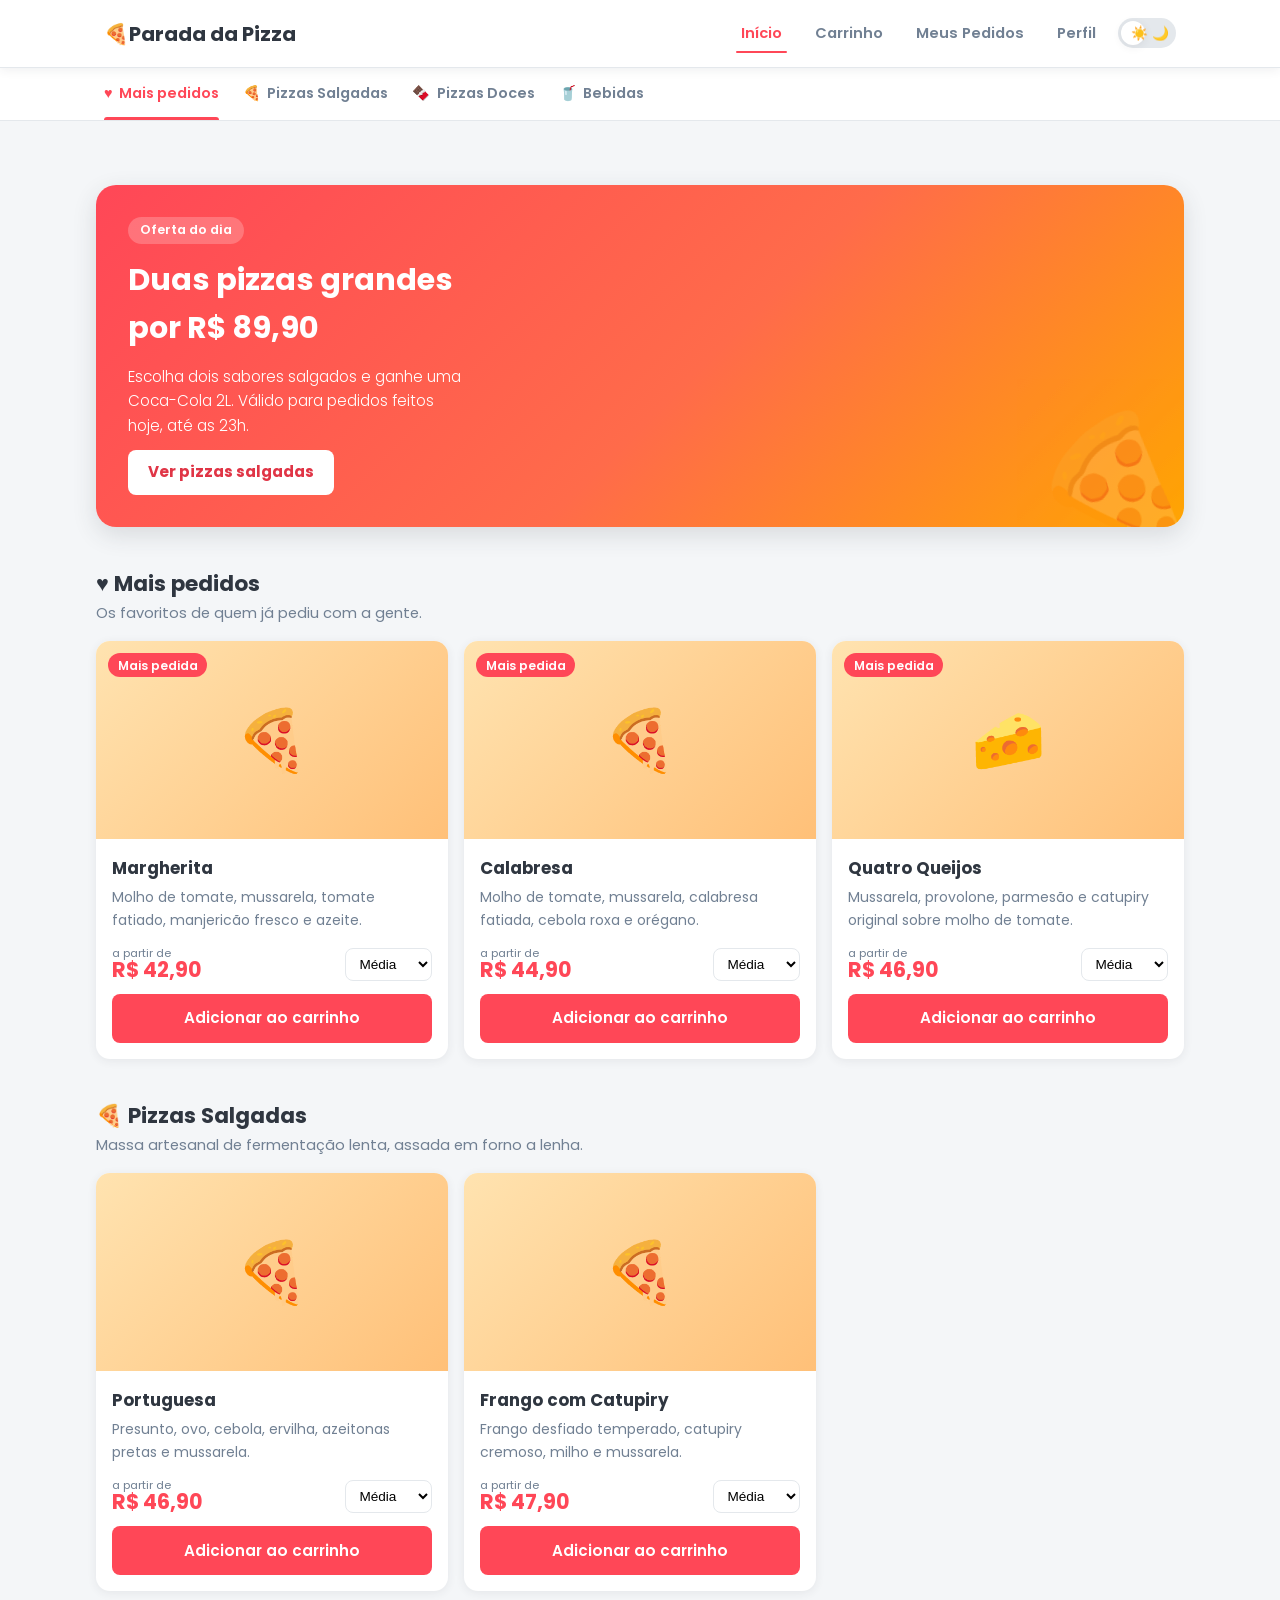
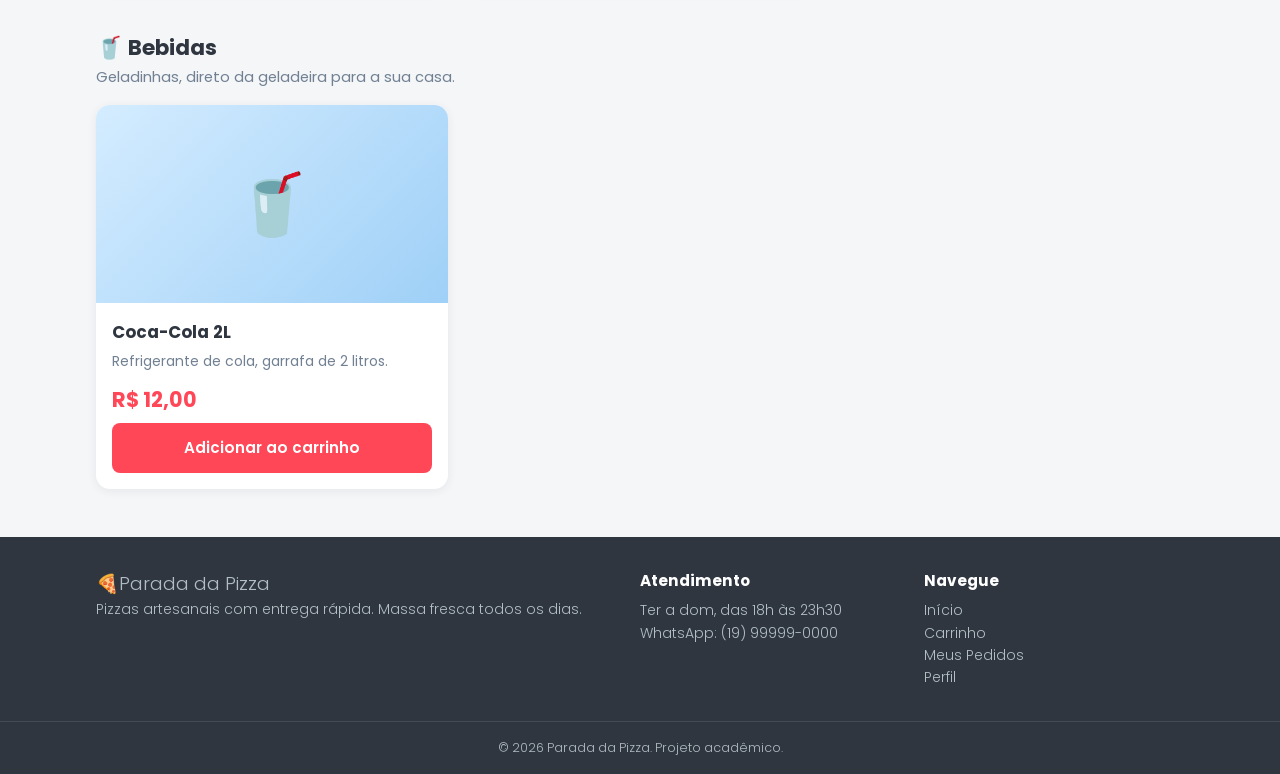
<file: Site_Pizzaria/index.html>
<!DOCTYPE html>
<html lang="pt-BR">

<head>
  <meta charset="UTF-8">
  <meta name="viewport" content="width=device-width, initial-scale=1.0">
  <meta name="description" content="Parada da Pizza - Peça sua pizza favorita com entrega rápida.">
  <title>Parada da Pizza | Cardápio</title>

  <!-- Fonte Poppins (Google Fonts) -->
  <link rel="preconnect" href="https://fonts.googleapis.com">
  <link rel="preconnect" href="https://fonts.gstatic.com" crossorigin>
  <link href="https://fonts.googleapis.com/css2?family=Poppins:wght@300;400;600;700&display=swap" rel="stylesheet">

  <!-- Estilos da aplicação -->
  <link rel="stylesheet" href="style.css">
</head>

<body>

  
  <header class="cabecalho">
    <div class="cabecalho__conteudo">
      <a class="logo" href="index.html">🍕Parada da Pizza</a>

      <nav aria-label="Menu principal">
        <ul class="menu__lista">
          <li><a class="menu__link ativo" href="index.html" aria-current="page">Início</a></li>
          <li><a class="menu__link" href="carrinho.html">Carrinho</a></li>
          <li><a class="menu__link" href="pedidos.html">Meus Pedidos</a></li>
          <li><a class="menu__link" href="perfil.html">Perfil</a></li>
          <li class="menu__tema">
            <input type="checkbox" id="tema-escuro" class="tema__input sr-only">
            <label class="tema__botao" for="tema-escuro" title="Alternar tema claro/escuro">
              <span class="sr-only">Alternar tema escuro</span>
              <span aria-hidden="true">☀️</span>
              <span aria-hidden="true">🌙</span>
            </label>
          </li>
        </ul>
      </nav>
    </div>
  </header>

  
  <nav class="categorias" aria-label="Categorias do cardápio">
    <ul class="categorias__lista">
      <li><a class="categorias__link ativo" href="#mais-pedidos"><span aria-hidden="true">♥</span> Mais pedidos</a></li>
      <li><a class="categorias__link" href="#pizzas-salgadas"><span aria-hidden="true">🍕</span> Pizzas Salgadas</a>
      </li>
      <li><a class="categorias__link" href="#pizzas-doces"><span aria-hidden="true">🍫</span> Pizzas Doces</a></li>
      <li><a class="categorias__link" href="#bebidas"><span aria-hidden="true">🥤</span> Bebidas</a></li>
    </ul>
  </nav>

 
  <main class="conteudo">

    <!-- BANNER PROMOCIONAL -->
    <section class="banner" aria-labelledby="banner-titulo">
      <span class="banner__selo">Oferta do dia</span>
      <h1 class="banner__titulo" id="banner-titulo">Duas pizzas grandes por R$ 89,90</h1>
      <p class="banner__texto">
        Escolha dois sabores salgados e ganhe uma Coca-Cola 2L. Válido para pedidos feitos hoje, até as 23h.
      </p>
      <a class="banner__cta" href="#pizzas-salgadas">Ver pizzas salgadas</a>
    </section>

    <!-- SEÇÃO: MAIS PEDIDOS -->
    <section class="secao" id="mais-pedidos" aria-labelledby="titulo-mais-pedidos">
      <h2 class="secao__titulo" id="titulo-mais-pedidos">♥ Mais pedidos</h2>
      <p class="secao__subtitulo">Os favoritos de quem já pediu com a gente.</p>

      <div class="produtos-grid">
        <!-- Produto 1 -->
        <article class="produto-card">
          <div class="produto-card__foto" role="img" aria-label="Foto ilustrativa da pizza Margherita">
            <span aria-hidden="true">🍕</span>
            <span class="produto-card__selo">Mais pedida</span>
          </div>
          <div class="produto-card__corpo">
            <h3 class="produto-card__nome">Margherita</h3>
            <p class="produto-card__descricao">Molho de tomate, mussarela, tomate fatiado, manjericão fresco e azeite.
            </p>

            <form class="produto-card__form" action="carrinho.html" method="get">
              <input type="hidden" name="produto_id" value="1">
              <div class="produto-card__linha">
                <p class="produto-card__preco"><small>a partir de</small>R$ 42,90</p>
                <label class="sr-only" for="tam-1">Tamanho</label>
                <select class="select-compacto" id="tam-1" name="tamanho">
                  <option value="media">Média</option>
                  <option value="grande">Grande</option>
                  <option value="familia">Família</option>
                </select>
              </div>
              <button type="submit" class="btn btn--primario btn--bloco">Adicionar ao carrinho</button>
            </form>
          </div>
        </article>

        <!-- Produto 2 -->
        <article class="produto-card">
          <div class="produto-card__foto" role="img" aria-label="Foto ilustrativa da pizza Calabresa">
            <span aria-hidden="true">🍕</span>
            <span class="produto-card__selo">Mais pedida</span>
          </div>
          <div class="produto-card__corpo">
            <h3 class="produto-card__nome">Calabresa</h3>
            <p class="produto-card__descricao">Molho de tomate, mussarela, calabresa fatiada, cebola roxa e orégano.</p>

            <form class="produto-card__form" action="carrinho.html" method="get">
              <input type="hidden" name="produto_id" value="2">
              <div class="produto-card__linha">
                <p class="produto-card__preco"><small>a partir de</small>R$ 44,90</p>
                <label class="sr-only" for="tam-2">Tamanho</label>
                <select class="select-compacto" id="tam-2" name="tamanho">
                  <option value="media">Média</option>
                  <option value="grande">Grande</option>
                  <option value="familia">Família</option>
                </select>
              </div>
              <button type="submit" class="btn btn--primario btn--bloco">Adicionar ao carrinho</button>
            </form>
          </div>
        </article>

        <!-- Produto 3 -->
        <article class="produto-card">
          <div class="produto-card__foto" role="img" aria-label="Foto ilustrativa da pizza Quatro Queijos">
            <span aria-hidden="true">🧀</span>
            <span class="produto-card__selo">Mais pedida</span>
          </div>
          <div class="produto-card__corpo">
            <h3 class="produto-card__nome">Quatro Queijos</h3>
            <p class="produto-card__descricao">Mussarela, provolone, parmesão e catupiry original sobre molho de tomate.
            </p>

            <form class="produto-card__form" action="carrinho.html" method="get">
              <input type="hidden" name="produto_id" value="3">
              <div class="produto-card__linha">
                <p class="produto-card__preco"><small>a partir de</small>R$ 46,90</p>
                <label class="sr-only" for="tam-3">Tamanho</label>
                <select class="select-compacto" id="tam-3" name="tamanho">
                  <option value="media">Média</option>
                  <option value="grande">Grande</option>
                  <option value="familia">Família</option>
                </select>
              </div>
              <button type="submit" class="btn btn--primario btn--bloco">Adicionar ao carrinho</button>
            </form>
          </div>
        </article>
      </div>
    </section>

    <!-- SEÇÃO: PIZZAS SALGADAS -->
    <section class="secao" id="pizzas-salgadas" aria-labelledby="titulo-salgadas">
      <h2 class="secao__titulo" id="titulo-salgadas">🍕 Pizzas Salgadas</h2>
      <p class="secao__subtitulo">Massa artesanal de fermentação lenta, assada em forno a lenha.</p>

      <div class="produtos-grid">
        <!-- Produto 4 -->
        <article class="produto-card">
          <div class="produto-card__foto" role="img" aria-label="Foto ilustrativa da pizza Portuguesa">
            <span aria-hidden="true">🍕</span>
          </div>
          <div class="produto-card__corpo">
            <h3 class="produto-card__nome">Portuguesa</h3>
            <p class="produto-card__descricao">Presunto, ovo, cebola, ervilha, azeitonas pretas e mussarela.</p>

            <form class="produto-card__form" action="carrinho.html" method="get">
              <input type="hidden" name="produto_id" value="4">
              <div class="produto-card__linha">
                <p class="produto-card__preco"><small>a partir de</small>R$ 46,90</p>
                <label class="sr-only" for="tam-4">Tamanho</label>
                <select class="select-compacto" id="tam-4" name="tamanho">
                  <option value="media">Média</option>
                  <option value="grande">Grande</option>
                  <option value="familia">Família</option>
                </select>
              </div>
              <button type="submit" class="btn btn--primario btn--bloco">Adicionar ao carrinho</button>
            </form>
          </div>
        </article>

        <!-- Produto 5 -->
        <article class="produto-card">
          <div class="produto-card__foto" role="img" aria-label="Foto ilustrativa da pizza de Frango com Catupiry">
            <span aria-hidden="true">🍕</span>
          </div>
          <div class="produto-card__corpo">
            <h3 class="produto-card__nome">Frango com Catupiry</h3>
            <p class="produto-card__descricao">Frango desfiado temperado, catupiry cremoso, milho e mussarela.</p>

            <form class="produto-card__form" action="carrinho.html" method="get">
              <input type="hidden" name="produto_id" value="5">
              <div class="produto-card__linha">
                <p class="produto-card__preco"><small>a partir de</small>R$ 47,90</p>
                <label class="sr-only" for="tam-5">Tamanho</label>
                <select class="select-compacto" id="tam-5" name="tamanho">
                  <option value="media">Média</option>
                  <option value="grande">Grande</option>
                  <option value="familia">Família</option>
                </select>
              </div>
              <button type="submit" class="btn btn--primario btn--bloco">Adicionar ao carrinho</button>
            </form>
          </div>
        </article>
      </div>
    </section>

    <!-- SEÇÃO: BEBIDAS -->
    <section class="secao" id="bebidas" aria-labelledby="titulo-bebidas">
      <h2 class="secao__titulo" id="titulo-bebidas">🥤 Bebidas</h2>
      <p class="secao__subtitulo">Geladinhas, direto da geladeira para a sua casa.</p>

      <div class="produtos-grid">
        <!-- Produto 6 -->
        <article class="produto-card">
          <div class="produto-card__foto produto-card__foto--bebida" role="img"
            aria-label="Foto ilustrativa da Coca-Cola 2 litros">
            <span aria-hidden="true">🥤</span>
          </div>
          <div class="produto-card__corpo">
            <h3 class="produto-card__nome">Coca-Cola 2L</h3>
            <p class="produto-card__descricao">Refrigerante de cola, garrafa de 2 litros.</p>

            <form class="produto-card__form" action="carrinho.html" method="get">
              <input type="hidden" name="produto_id" value="10">
              <input type="hidden" name="tamanho" value="unico">
              <p class="produto-card__preco">R$ 12,00</p>
              <button type="submit" class="btn btn--primario btn--bloco">Adicionar ao carrinho</button>
            </form>
          </div>
        </article>
      </div>
    </section>

  </main>

  
  <footer class="rodape">
    <div class="rodape__conteudo">
      <div>
        <p class="rodape__marca">🍕Parada da Pizza</p>
        <p>Pizzas artesanais com entrega rápida. Massa fresca todos os dias.</p>
      </div>
      <div>
        <h3>Atendimento</h3>
        <ul>
          <li>Ter a dom, das 18h às 23h30</li>
          <li>WhatsApp: (19) 99999-0000</li>
        </ul>
      </div>
      <div>
        <h3>Navegue</h3>
        <ul>
          <li><a href="index.html">Início</a></li>
          <li><a href="carrinho.html">Carrinho</a></li>
          <li><a href="pedidos.html">Meus Pedidos</a></li>
          <li><a href="perfil.html">Perfil</a></li>
        </ul>
      </div>
    </div>
    <p class="rodape__direitos">&copy; 2026 Parada da Pizza. Projeto acadêmico.</p>
  </footer>

</body>

</html>
</file>
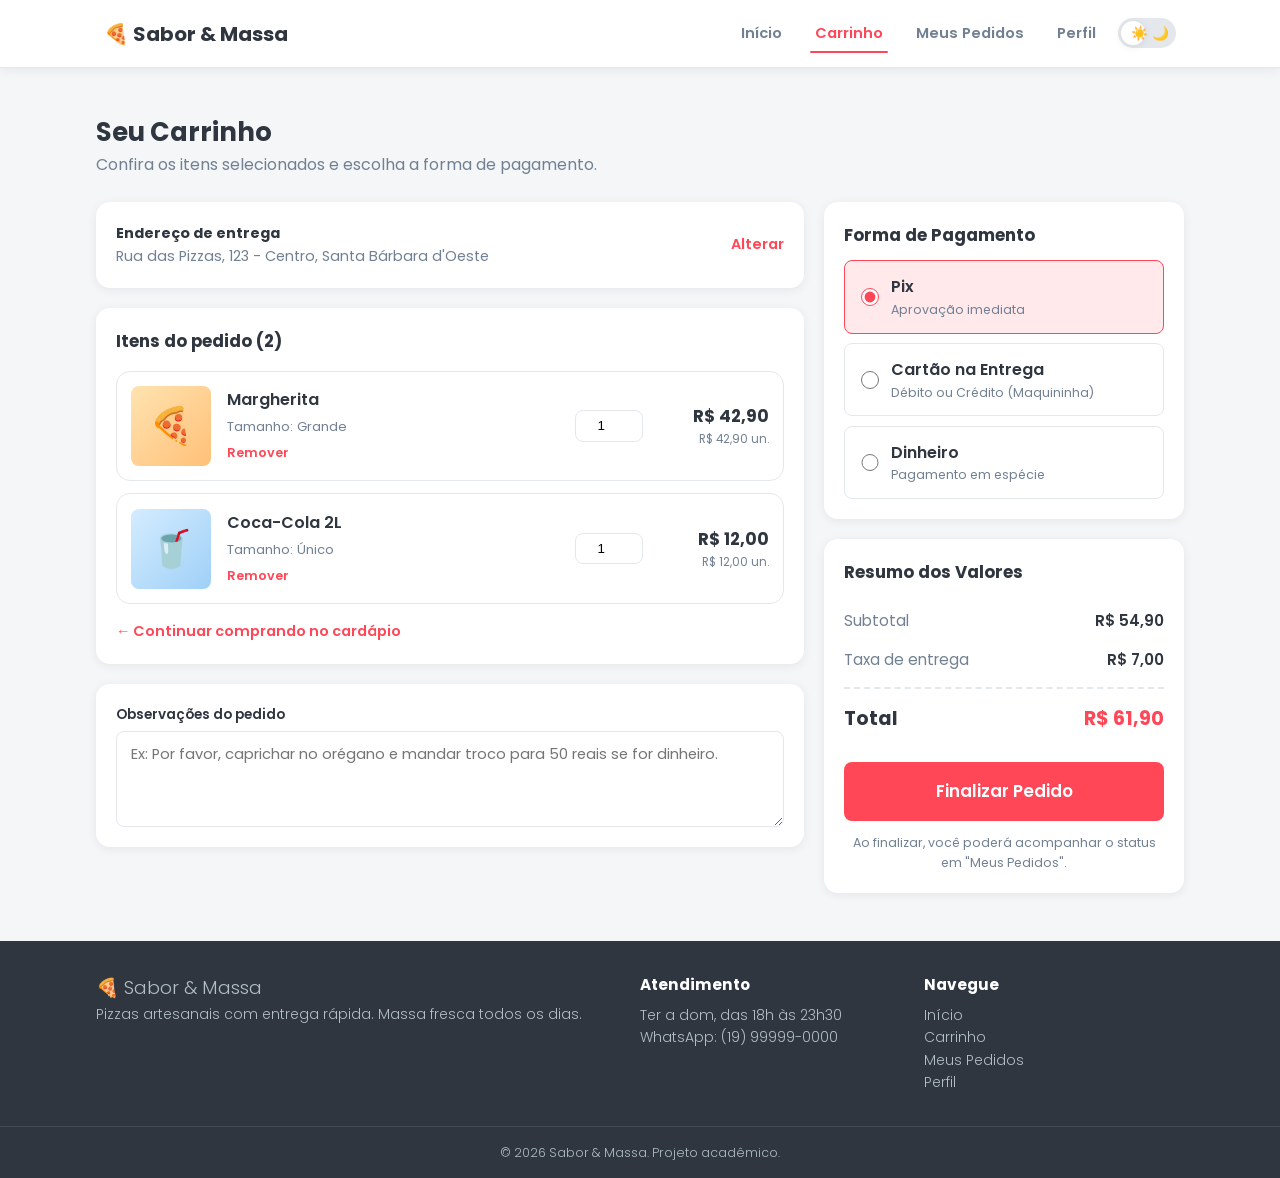
<file: Site_Pizzaria/carrinho.html>
<!DOCTYPE html>
<html lang="pt-BR">
<head>
  <meta charset="UTF-8">
  <meta name="viewport" content="width=device-width, initial-scale=1.0">
  <meta name="description" content="Sabor & Massa - Carrinho de compras e finalização de pedido.">
  <title>Sabor &amp; Massa | Carrinho</title>

  <!-- Fonte Poppins (Google Fonts) -->
  <link rel="preconnect" href="https://fonts.googleapis.com">
  <link rel="preconnect" href="https://fonts.gstatic.com" crossorigin>
  <link href="https://fonts.googleapis.com/css2?family=Poppins:wght@300;400;600;700&display=swap" rel="stylesheet">

  <link rel="stylesheet" href="style.css">
</head>
<body>

  
  <header class="cabecalho">
    <div class="cabecalho__conteudo">
      <a class="logo" href="index.html">🍕 Sabor &amp; Massa</a>

      <nav aria-label="Menu principal">
        <ul class="menu__lista">
          <li><a class="menu__link" href="index.html">Início</a></li>
          <li><a class="menu__link ativo" href="carrinho.html" aria-current="page">Carrinho</a></li>
          <li><a class="menu__link" href="pedidos.html">Meus Pedidos</a></li>
          <li><a class="menu__link" href="perfil.html">Perfil</a></li>
          <li class="menu__tema">
            <input type="checkbox" id="tema-escuro" class="tema__input sr-only">
            <label class="tema__botao" for="tema-escuro" title="Alternar tema claro/escuro">
              <span class="sr-only">Alternar tema escuro</span>
              <span aria-hidden="true">☀️</span>
              <span aria-hidden="true">🌙</span>
            </label>
          </li>
        </ul>
      </nav>
    </div>
  </header>


  <main class="conteudo">

    <div class="pagina-titulo">
      <h1>Seu Carrinho</h1>
      <p>Confira os itens selecionados e escolha a forma de pagamento.</p>
    </div>

  
    <div class="carrinho-layout">

      
      <div class="carrinho-coluna">

      
        <section class="cartao entrega-info" aria-label="Endereço de entrega">
          <div>
            <strong>Endereço de entrega</strong>
            <span>Rua das Pizzas, 123 - Centro, Santa Bárbara d'Oeste</span>
          </div>
          <a href="perfil.html">Alterar</a>
        </section>

       
        <section class="cartao" aria-labelledby="titulo-itens">
          <h2 class="subtitulo-bloco" id="titulo-itens">Itens do pedido (2)</h2>

          <ul class="lista-itens">

      
            <li class="item-carrinho">
              <div class="item-carrinho__foto" role="img" aria-label="Foto da pizza Margherita">
                <span aria-hidden="true">🍕</span>
              </div>
              <div class="item-carrinho__info">
                <h3 class="item-carrinho__nome">Margherita</h3>
                <p class="item-carrinho__tamanho">Tamanho: Grande</p>
                <a class="item-carrinho__remover" href="#">Remover</a>
              </div>
              <div class="item-carrinho__qtd">
                <label class="sr-only" for="qtd-1">Quantidade</label>
                <input id="qtd-1" type="number" value="1" min="1">
              </div>
              <div class="item-carrinho__subtotal">
                R$ 42,90
                <small>R$ 42,90 un.</small>
              </div>
            </li>

            
            <li class="item-carrinho">
              <div class="item-carrinho__foto item-carrinho__foto--bebida" role="img" aria-label="Foto da Coca-Cola 2L">
                <span aria-hidden="true">🥤</span>
              </div>
              <div class="item-carrinho__info">
                <h3 class="item-carrinho__nome">Coca-Cola 2L</h3>
                <p class="item-carrinho__tamanho">Tamanho: Único</p>
                <a class="item-carrinho__remover" href="#">Remover</a>
              </div>
              <div class="item-carrinho__qtd">
                <label class="sr-only" for="qtd-2">Quantidade</label>
                <input id="qtd-2" type="number" value="1" min="1">
              </div>
              <div class="item-carrinho__subtotal">
                R$ 12,00
                <small>R$ 12,00 un.</small>
              </div>
            </li>

          </ul>

          <a class="link-continuar" href="index.html">&larr; Continuar comprando no cardápio</a>
        </section>

        
        <section class="cartao">
          <div class="campo">
            <label for="obs-pedido">Observações do pedido</label>
            <textarea id="obs-pedido" placeholder="Ex: Por favor, caprichar no orégano e mandar troco para 50 reais se for dinheiro."></textarea>
          </div>
        </section>

      </div>

     
      <div class="carrinho-coluna resumo-lateral">

        
        <section class="cartao pagamento">
          <fieldset class="pagamento__opcoes">
            <legend>Forma de Pagamento</legend>

            <label class="opcao-pagamento" for="pg-pix">
              <input type="radio" id="pg-pix" name="pagamento" value="pix" checked>
              <div>
                Pix
                <small>Aprovação imediata</small>
              </div>
            </label>

            <label class="opcao-pagamento" for="pg-cartao">
              <input type="radio" id="pg-cartao" name="pagamento" value="cartao">
              <div>
                Cartão na Entrega
                <small>Débito ou Crédito (Maquininha)</small>
              </div>
            </label>

            <label class="opcao-pagamento" for="pg-dinheiro">
              <input type="radio" id="pg-dinheiro" name="pagamento" value="dinheiro">
              <div>
                Dinheiro
                <small>Pagamento em espécie</small>
              </div>
            </label>
          </fieldset>

          
          <div class="campo campo-troco">
            <label for="troco">Troco para quanto?</label>
            <input type="text" id="troco" placeholder="Ex: R$ 100,00">
          </div>
        </section>

        
        <section class="cartao">
          <h2 class="subtitulo-bloco">Resumo dos Valores</h2>

          <dl>
            <div class="resumo__linha">
              <dt>Subtotal</dt>
              <dd>R$ 54,90</dd>
            </div>
            <div class="resumo__linha">
              <dt>Taxa de entrega</dt>
              <dd>R$ 7,00</dd>
            </div>
            <div class="resumo__linha resumo__total">
              <dt>Total</dt>
              <dd>R$ 61,90</dd>
            </div>
          </dl>

          
          <button type="button" class="btn btn--primario btn--bloco btn--grande" style="margin-top: 1.25rem;">
            Finalizar Pedido
          </button>

          <p class="resumo__nota">Ao finalizar, você poderá acompanhar o status em "Meus Pedidos".</p>
        </section>

      </div>

    </div>

  </main>

  
  <footer class="rodape">
    <div class="rodape__conteudo">
      <div>
        <p class="rodape__marca">🍕 Sabor &amp; Massa</p>
        <p>Pizzas artesanais com entrega rápida. Massa fresca todos os dias.</p>
      </div>
      <div>
        <h3>Atendimento</h3>
        <ul>
          <li>Ter a dom, das 18h às 23h30</li>
          <li>WhatsApp: (19) 99999-0000</li>
        </ul>
      </div>
      <div>
        <h3>Navegue</h3>
        <ul>
          <li><a href="index.html">Início</a></li>
          <li><a href="carrinho.html">Carrinho</a></li>
          <li><a href="pedidos.html">Meus Pedidos</a></li>
          <li><a href="perfil.html">Perfil</a></li>
        </ul>
      </div>
    </div>
    <p class="rodape__direitos">&copy; 2026 Sabor &amp; Massa. Projeto acadêmico.</p>
  </footer>

</body>
</html>
</file>
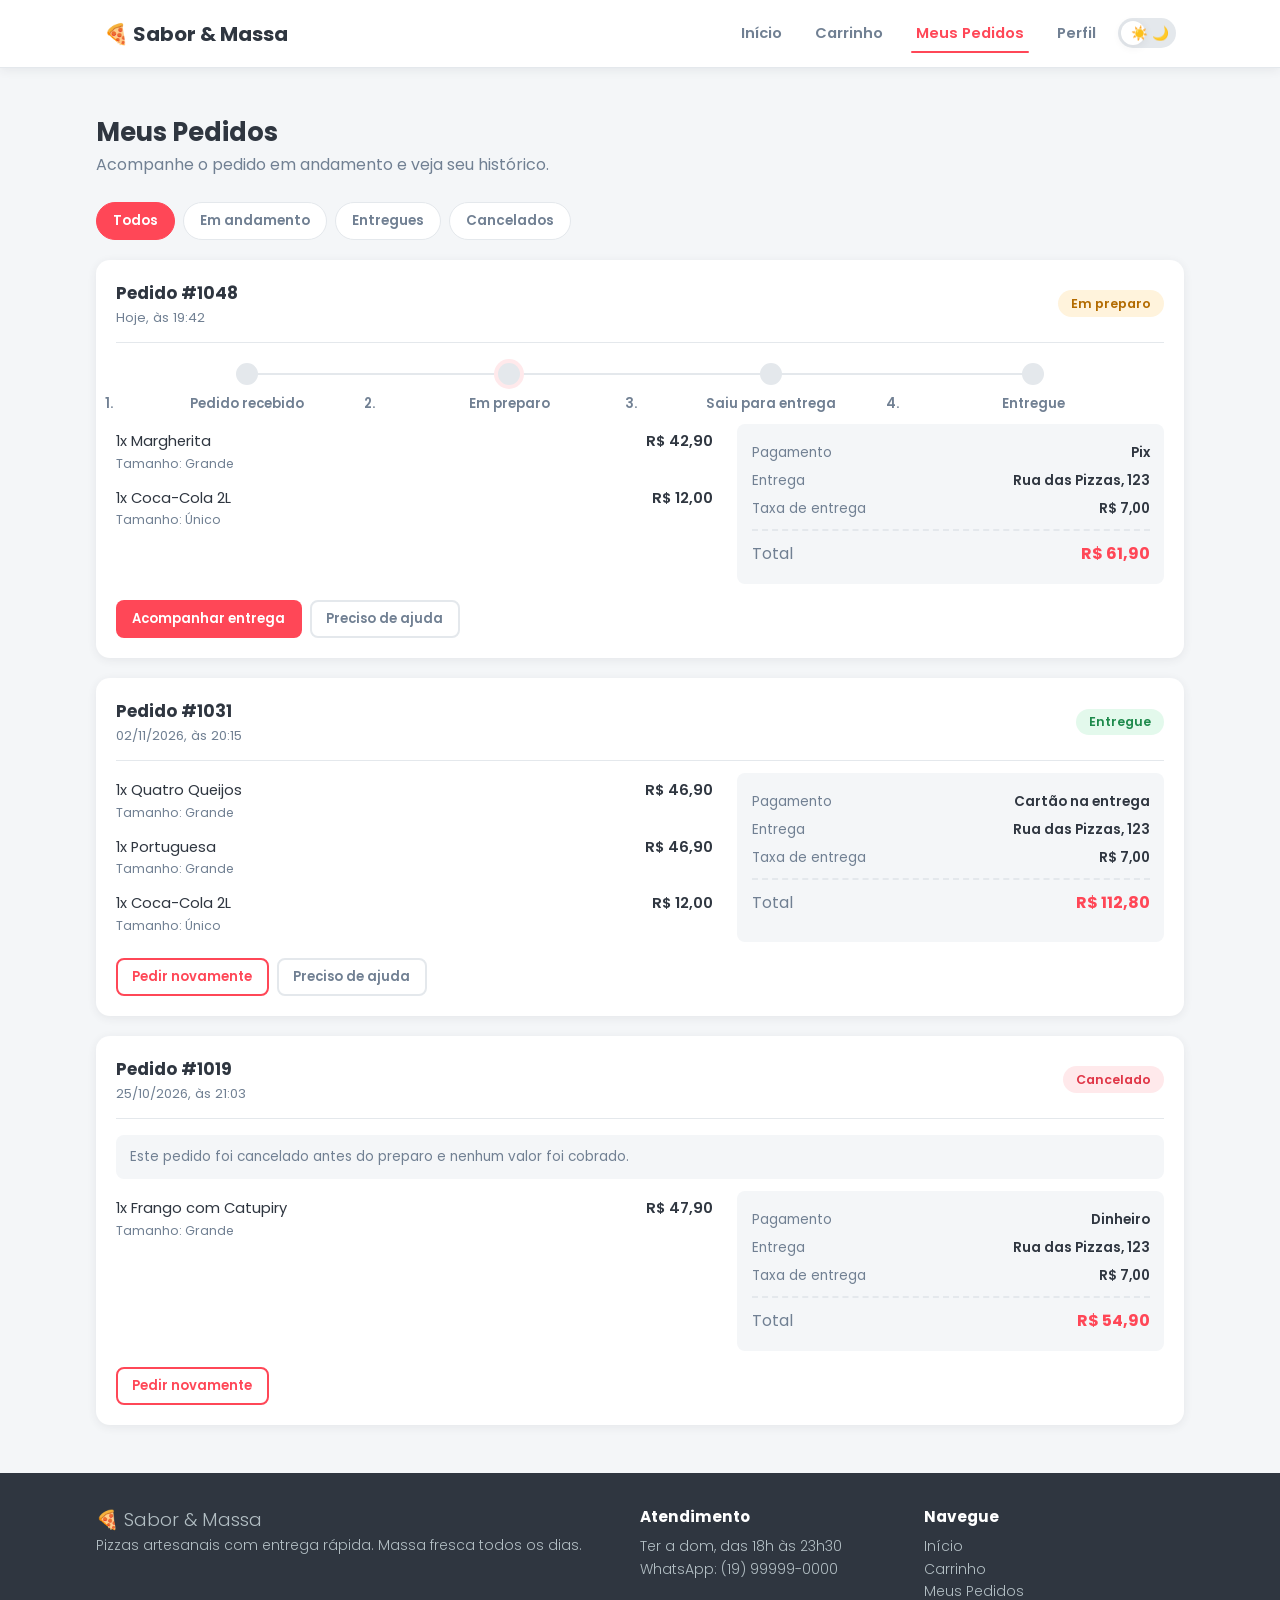
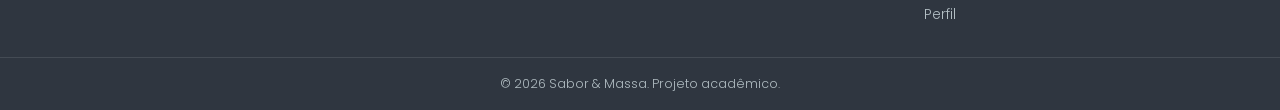
<file: Site_Pizzaria/pedidos.html>
<!DOCTYPE html>
<html lang="pt-BR">
<head>
  <meta charset="UTF-8">
  <meta name="viewport" content="width=device-width, initial-scale=1.0">
  <meta name="description" content="Sabor & Massa - Acompanhe e consulte seus pedidos.">
  <title>Sabor &amp; Massa | Meus Pedidos</title>

  
  <link rel="preconnect" href="https://fonts.googleapis.com">
  <link rel="preconnect" href="https://fonts.gstatic.com" crossorigin>
  <link href="https://fonts.googleapis.com/css2?family=Poppins:wght@300;400;600;700&display=swap" rel="stylesheet">

 
  <link rel="stylesheet" href="style.css">
</head>
<body>

  
  <header class="cabecalho">
    <div class="cabecalho__conteudo">
      <a class="logo" href="index.html">🍕 Sabor &amp; Massa</a>

      <nav aria-label="Menu principal">
        <ul class="menu__lista">
          <li><a class="menu__link" href="index.html">Início</a></li>
          <li><a class="menu__link" href="carrinho.html">Carrinho</a></li>
          <li><a class="menu__link ativo" href="pedidos.html" aria-current="page">Meus Pedidos</a></li>
          <li><a class="menu__link" href="perfil.html">Perfil</a></li>
          <li class="menu__tema">
            <input type="checkbox" id="tema-escuro" class="tema__input sr-only">
            <label class="tema__botao" for="tema-escuro" title="Alternar tema claro/escuro">
              <span class="sr-only">Alternar tema escuro</span>
              <span aria-hidden="true">☀️</span>
              <span aria-hidden="true">🌙</span>
            </label>
          </li>
        </ul>
      </nav>
    </div>
  </header>

  
  <main class="conteudo">

    <div class="pagina-titulo">
      <h1>Meus Pedidos</h1>
      <p>Acompanhe o pedido em andamento e veja seu histórico.</p>
    </div>

    <div class="pedidos">

 
      <fieldset class="pedidos__filtros">
        <legend class="sr-only">Filtrar pedidos por status</legend>

        <label class="filtro">
          <input class="sr-only" type="radio" name="filtro" id="filtro-todos" checked>
          Todos
        </label>
        <label class="filtro">
          <input class="sr-only" type="radio" name="filtro" id="filtro-andamento">
          Em andamento
        </label>
        <label class="filtro">
          <input class="sr-only" type="radio" name="filtro" id="filtro-entregue">
          Entregues
        </label>
        <label class="filtro">
          <input class="sr-only" type="radio" name="filtro" id="filtro-cancelado">
          Cancelados
        </label>
      </fieldset>

      <div class="pedidos__lista">

      
        <article class="cartao pedido" data-status="andamento" aria-labelledby="pedido-1048">
          <header class="pedido__cabecalho">
            <h2 class="pedido__numero" id="pedido-1048">
              Pedido #1048
              <span class="pedido__data">Hoje, às 19:42</span>
            </h2>
            <span class="selo-status selo-status--andamento">Em preparo</span>
          </header>

          <ol class="etapas" aria-label="Etapas do pedido">
            <li class="etapa--ok">Pedido recebido</li>
            <li class="etapa--atual" aria-current="step">Em preparo</li>
            <li>Saiu para entrega</li>
            <li>Entregue</li>
          </ol>

          <div class="pedido__corpo">
            <ul class="pedido__itens">
              <li>
                <span>1x Margherita<small>Tamanho: Grande</small></span>
                <span>R$ 42,90</span>
              </li>
              <li>
                <span>1x Coca-Cola 2L<small>Tamanho: Único</small></span>
                <span>R$ 12,00</span>
              </li>
            </ul>

            <dl class="pedido__detalhes">
              <div><dt>Pagamento</dt><dd>Pix</dd></div>
              <div><dt>Entrega</dt><dd>Rua das Pizzas, 123</dd></div>
              <div><dt>Taxa de entrega</dt><dd>R$ 7,00</dd></div>
              <div class="pedido__total"><dt>Total</dt><dd>R$ 61,90</dd></div>
            </dl>
          </div>

          <div class="pedido__acoes">
            <a class="btn btn--primario btn--pequeno" href="#">Acompanhar entrega</a>
            <a class="btn btn--neutro btn--pequeno" href="#">Preciso de ajuda</a>
          </div>
        </article>

   
        <article class="cartao pedido" data-status="entregue" aria-labelledby="pedido-1031">
          <header class="pedido__cabecalho">
            <h2 class="pedido__numero" id="pedido-1031">
              Pedido #1031
              <span class="pedido__data">02/11/2026, às 20:15</span>
            </h2>
            <span class="selo-status selo-status--entregue">Entregue</span>
          </header>

          <div class="pedido__corpo">
            <ul class="pedido__itens">
              <li>
                <span>1x Quatro Queijos<small>Tamanho: Grande</small></span>
                <span>R$ 46,90</span>
              </li>
              <li>
                <span>1x Portuguesa<small>Tamanho: Grande</small></span>
                <span>R$ 46,90</span>
              </li>
              <li>
                <span>1x Coca-Cola 2L<small>Tamanho: Único</small></span>
                <span>R$ 12,00</span>
              </li>
            </ul>

            <dl class="pedido__detalhes">
              <div><dt>Pagamento</dt><dd>Cartão na entrega</dd></div>
              <div><dt>Entrega</dt><dd>Rua das Pizzas, 123</dd></div>
              <div><dt>Taxa de entrega</dt><dd>R$ 7,00</dd></div>
              <div class="pedido__total"><dt>Total</dt><dd>R$ 112,80</dd></div>
            </dl>
          </div>

          <div class="pedido__acoes">
            <a class="btn btn--secundario btn--pequeno" href="index.html">Pedir novamente</a>
            <a class="btn btn--neutro btn--pequeno" href="#">Preciso de ajuda</a>
          </div>
        </article>

        
        <article class="cartao pedido" data-status="cancelado" aria-labelledby="pedido-1019">
          <header class="pedido__cabecalho">
            <h2 class="pedido__numero" id="pedido-1019">
              Pedido #1019
              <span class="pedido__data">25/10/2026, às 21:03</span>
            </h2>
            <span class="selo-status selo-status--cancelado">Cancelado</span>
          </header>

          <p class="pedido__aviso">Este pedido foi cancelado antes do preparo e nenhum valor foi cobrado.</p>

          <div class="pedido__corpo">
            <ul class="pedido__itens">
              <li>
                <span>1x Frango com Catupiry<small>Tamanho: Grande</small></span>
                <span>R$ 47,90</span>
              </li>
            </ul>

            <dl class="pedido__detalhes">
              <div><dt>Pagamento</dt><dd>Dinheiro</dd></div>
              <div><dt>Entrega</dt><dd>Rua das Pizzas, 123</dd></div>
              <div><dt>Taxa de entrega</dt><dd>R$ 7,00</dd></div>
              <div class="pedido__total"><dt>Total</dt><dd>R$ 54,90</dd></div>
            </dl>
          </div>

          <div class="pedido__acoes">
            <a class="btn btn--secundario btn--pequeno" href="index.html">Pedir novamente</a>
          </div>
        </article>

      </div>
    </div>

  </main>

  
  <footer class="rodape">
    <div class="rodape__conteudo">
      <div>
        <p class="rodape__marca">🍕 Sabor &amp; Massa</p>
        <p>Pizzas artesanais com entrega rápida. Massa fresca todos os dias.</p>
      </div>
      <div>
        <h3>Atendimento</h3>
        <ul>
          <li>Ter a dom, das 18h às 23h30</li>
          <li>WhatsApp: (19) 99999-0000</li>
        </ul>
      </div>
      <div>
        <h3>Navegue</h3>
        <ul>
          <li><a href="index.html">Início</a></li>
          <li><a href="carrinho.html">Carrinho</a></li>
          <li><a href="pedidos.html">Meus Pedidos</a></li>
          <li><a href="perfil.html">Perfil</a></li>
        </ul>
      </div>
    </div>
    <p class="rodape__direitos">&copy; 2026 Sabor &amp; Massa. Projeto acadêmico.</p>
  </footer>

</body>
</html>
</file>
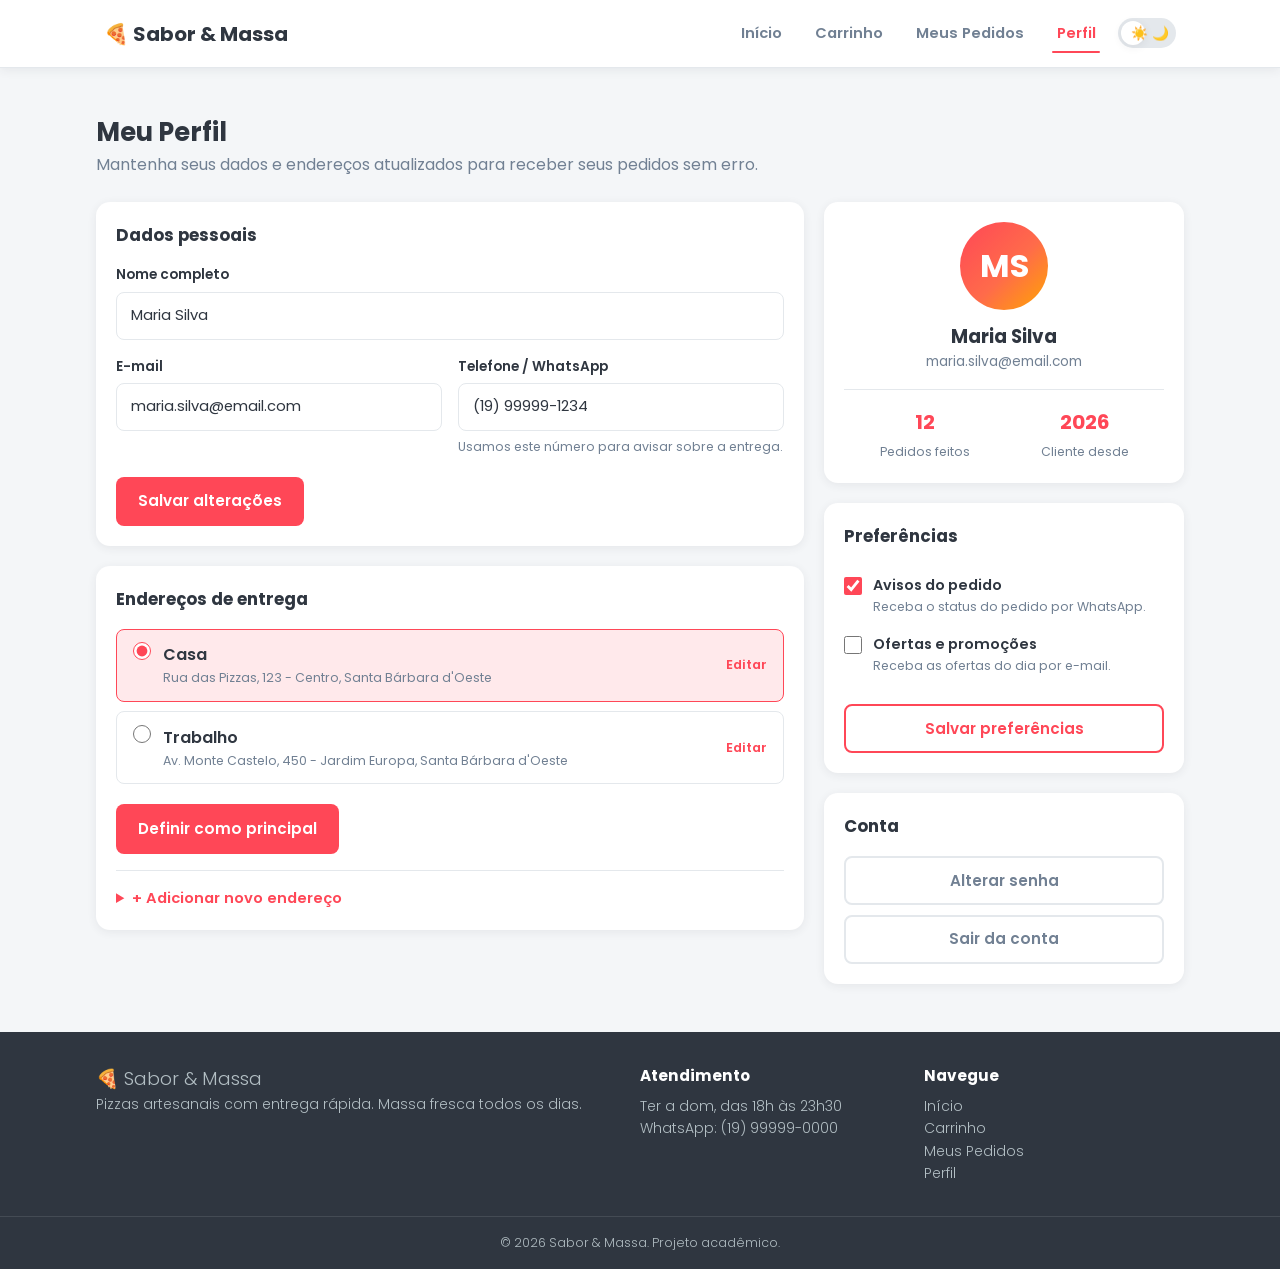
<file: Site_Pizzaria/perfil.html>
<!DOCTYPE html>
<html lang="pt-BR">
<head>
  <meta charset="UTF-8">
  <meta name="viewport" content="width=device-width, initial-scale=1.0">
  <meta name="description" content="Sabor & Massa - Gerencie seus dados, endereços e preferências.">
  <title>Sabor &amp; Massa | Perfil</title>

  
  <link rel="preconnect" href="https://fonts.googleapis.com">
  <link rel="preconnect" href="https://fonts.gstatic.com" crossorigin>
  <link href="https://fonts.googleapis.com/css2?family=Poppins:wght@300;400;600;700&display=swap" rel="stylesheet">

 
  <link rel="stylesheet" href="style.css">
</head>
<body>

  
  <header class="cabecalho">
    <div class="cabecalho__conteudo">
      <a class="logo" href="index.html">🍕 Sabor &amp; Massa</a>

      <nav aria-label="Menu principal">
        <ul class="menu__lista">
          <li><a class="menu__link" href="index.html">Início</a></li>
          <li><a class="menu__link" href="carrinho.html">Carrinho</a></li>
          <li><a class="menu__link" href="pedidos.html">Meus Pedidos</a></li>
          <li><a class="menu__link ativo" href="perfil.html" aria-current="page">Perfil</a></li>
          <li class="menu__tema">
            <input type="checkbox" id="tema-escuro" class="tema__input sr-only">
            <label class="tema__botao" for="tema-escuro" title="Alternar tema claro/escuro">
              <span class="sr-only">Alternar tema escuro</span>
              <span aria-hidden="true">☀️</span>
              <span aria-hidden="true">🌙</span>
            </label>
          </li>
        </ul>
      </nav>
    </div>
  </header>

 
  <main class="conteudo">

    <div class="pagina-titulo">
      <h1>Meu Perfil</h1>
      <p>Mantenha seus dados e endereços atualizados para receber seus pedidos sem erro.</p>
    </div>

    <div class="perfil-layout">

     
      <div class="perfil-coluna">

      
        <section class="cartao" aria-labelledby="titulo-dados">
          <h2 class="subtitulo-bloco" id="titulo-dados">Dados pessoais</h2>

          <form action="#" method="post">
            <div class="form-grid">
              <div class="campo campo--cheio">
                <label for="nome">Nome completo</label>
                <input type="text" id="nome" name="nome" value="Maria Silva" autocomplete="name" required>
              </div>

              <div class="campo">
                <label for="email">E-mail</label>
                <input type="email" id="email" name="email" value="maria.silva@email.com" autocomplete="email" required>
              </div>

              <div class="campo">
                <label for="telefone">Telefone / WhatsApp</label>
                <input type="tel" id="telefone" name="telefone" value="(19) 99999-1234" autocomplete="tel" required>
                <small>Usamos este número para avisar sobre a entrega.</small>
              </div>
            </div>

            <div class="form-acoes">
              <button type="submit" class="btn btn--primario">Salvar alterações</button>
            </div>
          </form>
        </section>

       
        <section class="cartao" id="enderecos" aria-labelledby="titulo-enderecos">
          <h2 class="subtitulo-bloco" id="titulo-enderecos">Endereços de entrega</h2>

          <form action="#" method="post">
            <fieldset class="enderecos-lista">
              <legend class="sr-only">Endereço principal</legend>

              <label class="opcao-pagamento" for="end-1">
                <input type="radio" id="end-1" name="endereco" value="1" checked>
                <div>
                  Casa
                  <small>Rua das Pizzas, 123 - Centro, Santa Bárbara d'Oeste</small>
                </div>
                <a class="endereco__acoes" href="#">Editar</a>
              </label>

              <label class="opcao-pagamento" for="end-2">
                <input type="radio" id="end-2" name="endereco" value="2">
                <div>
                  Trabalho
                  <small>Av. Monte Castelo, 450 - Jardim Europa, Santa Bárbara d'Oeste</small>
                </div>
                <a class="endereco__acoes" href="#">Editar</a>
              </label>
            </fieldset>

            <div class="form-acoes">
              <button type="submit" class="btn btn--primario">Definir como principal</button>
            </div>
          </form>

          
          <details class="novo-endereco">
            <summary>+ Adicionar novo endereço</summary>

            <form action="#" method="post">
              <div class="form-grid">
                <div class="campo campo--cheio">
                  <label for="apelido">Nome do endereço</label>
                  <input type="text" id="apelido" name="apelido" placeholder="Ex: Casa da vó">
                </div>

                <div class="campo">
                  <label for="cep">CEP</label>
                  <input type="text" id="cep" name="cep" inputmode="numeric" placeholder="00000-000" autocomplete="postal-code" required>
                </div>

                <div class="campo">
                  <label for="numero">Número</label>
                  <input type="text" id="numero" name="numero" placeholder="Ex: 123" required>
                </div>

                <div class="campo campo--cheio">
                  <label for="rua">Rua</label>
                  <input type="text" id="rua" name="rua" autocomplete="address-line1" required>
                </div>

                <div class="campo">
                  <label for="bairro">Bairro</label>
                  <input type="text" id="bairro" name="bairro" required>
                </div>

                <div class="campo">
                  <label for="cidade">Cidade</label>
                  <input type="text" id="cidade" name="cidade" value="Santa Bárbara d'Oeste" required>
                </div>

                <div class="campo campo--cheio">
                  <label for="complemento">Complemento</label>
                  <input type="text" id="complemento" name="complemento" placeholder="Apto, bloco, ponto de referência">
                </div>
              </div>

              <div class="form-acoes">
                <button type="submit" class="btn btn--primario">Salvar endereço</button>
              </div>
            </form>
          </details>
        </section>

      </div>

    
      <div class="perfil-coluna perfil-lateral">

        <section class="cartao perfil-usuario" aria-label="Resumo da conta">
          <div class="avatar" role="img" aria-label="Iniciais de Maria Silva">MS</div>
          <h2>Maria Silva</h2>
          <p>maria.silva@email.com</p>

          <div class="perfil-estatisticas">
            <div>
              <strong>12</strong>
              <span>Pedidos feitos</span>
            </div>
            <div>
              <strong>2026</strong>
              <span>Cliente desde</span>
            </div>
          </div>
        </section>

        <section class="cartao" aria-labelledby="titulo-preferencias">
          <h2 class="subtitulo-bloco" id="titulo-preferencias">Preferências</h2>

          <form action="#" method="post">
            <label class="opcao-check" for="pref-status">
              <input type="checkbox" id="pref-status" name="pref_status" checked>
              <div>
                Avisos do pedido
                <small>Receba o status do pedido por WhatsApp.</small>
              </div>
            </label>

            <label class="opcao-check" for="pref-promo">
              <input type="checkbox" id="pref-promo" name="pref_promo">
              <div>
                Ofertas e promoções
                <small>Receba as ofertas do dia por e-mail.</small>
              </div>
            </label>

            <div class="form-acoes">
              <button type="submit" class="btn btn--secundario btn--bloco">Salvar preferências</button>
            </div>
          </form>
        </section>

        <section class="cartao" aria-labelledby="titulo-conta">
          <h2 class="subtitulo-bloco" id="titulo-conta">Conta</h2>

          <div class="conta-acoes">
            <a class="btn btn--neutro btn--bloco" href="#">Alterar senha</a>
            <a class="btn btn--neutro btn--bloco" href="#">Sair da conta</a>
          </div>
        </section>

      </div>

    </div>

  </main>

  
  <footer class="rodape">
    <div class="rodape__conteudo">
      <div>
        <p class="rodape__marca">🍕 Sabor &amp; Massa</p>
        <p>Pizzas artesanais com entrega rápida. Massa fresca todos os dias.</p>
      </div>
      <div>
        <h3>Atendimento</h3>
        <ul>
          <li>Ter a dom, das 18h às 23h30</li>
          <li>WhatsApp: (19) 99999-0000</li>
        </ul>
      </div>
      <div>
        <h3>Navegue</h3>
        <ul>
          <li><a href="index.html">Início</a></li>
          <li><a href="carrinho.html">Carrinho</a></li>
          <li><a href="pedidos.html">Meus Pedidos</a></li>
          <li><a href="perfil.html">Perfil</a></li>
        </ul>
      </div>
    </div>
    <p class="rodape__direitos">&copy; 2026 Sabor &amp; Massa. Projeto acadêmico.</p>
  </footer>

</body>
</html>
</file>
<file: Site_Pizzaria/style.css>
:root {
  --cor-principal: #ff4757;
  --cor-principal-escura: #e03546;
  --cor-principal-suave: #ffe9eb;
  --fundo: #f4f6f8;
  --superficie: #ffffff;
  --texto: #2f3640;
  --texto-suave: #718093;
  --borda: #e4e8ec;
  --raio-sm: 8px;
  --raio-md: 14px;
  --raio-lg: 20px;
  --sombra: 0 2px 10px rgba(47, 54, 64, 0.08);
  --sombra-forte: 0 8px 24px rgba(47, 54, 64, 0.14);
  --sombra-banner: 0 8px 24px rgba(47, 54, 64, 0.14);
  --altura-header: 96px;
  --altura-categorias: 52px;
  --largura-max: 1120px;

  --foto-pizza: linear-gradient(135deg, #ffe3b0, #ffc078);
  --foto-doce: linear-gradient(135deg, #ffd6e0, #f5a3b8);
  --foto-bebida: linear-gradient(135deg, #d4ecff, #9fd0f7);
  --aviso-fundo: #fff3dc;
  --aviso-texto: #b36b00;
  --ok-fundo: #e3f9ec;
  --ok-texto: #1e8a4c;
  --erro-texto: #e03546;
}


*,
*::before,
*::after {
  box-sizing: border-box;
  margin: 0;
  padding: 0;
}

body {
  font: 400 1rem/1.6 'Poppins', sans-serif;
  color: var(--texto);
  background-color: var(--fundo);
  padding-top: var(--altura-header);
}

a {
  color: inherit;
  text-decoration: none;
}

ul {
  list-style: none;
}

.sr-only {
  position: absolute;
  width: 1px;
  height: 1px;
  overflow: hidden;
  clip: rect(0, 0, 0, 0);
  white-space: nowrap;
}


.cabecalho {
  position: fixed;
  top: 0;
  left: 0;
  right: 0;
  z-index: 100;
  height: var(--altura-header);
  background-color: var(--superficie);
  border-bottom: 1px solid var(--borda);
  box-shadow: var(--sombra);
}

.cabecalho__conteudo {
  max-width: var(--largura-max);
  height: 100%;
  margin: 0 auto;
  padding: 0 1rem;
  display: flex;
  flex-direction: column;
  align-items: center;
  justify-content: center;
  gap: 0.15rem;
}

.logo {
  font-size: 1.25rem;
  font-weight: 700;
}

.menu__lista {
  display: flex;
  gap: 0.25rem;
}

.menu__link {
  position: relative;
  display: block;
  padding: 0.4rem 0.6rem;
  font-size: 0.82rem;
  font-weight: 600;
  color: var(--texto-suave);
}

.menu__link:hover,
.menu__link.ativo {
  color: var(--cor-principal);
}


.menu__link::after {
  content: '';
  position: absolute;
  left: 0.6rem;
  right: 0.6rem;
  bottom: 0;
  height: 2px;
  border-radius: 2px;
  background-color: var(--cor-principal);
  transform: scaleX(0);
}

.menu__link.ativo::after,
.menu__link:hover::after {
  transform: scaleX(1);
}


.menu__tema {
  display: flex;
  align-items: center;
  margin-left: 0.25rem;
}

.tema__botao {
  position: relative;
  display: inline-flex;
  align-items: center;
  justify-content: space-between;
  width: 58px;
  height: 30px;
  padding: 0 7px;
  border-radius: 999px;
  background-color: var(--borda);
  font-size: 0.85rem;
  line-height: 1;
  cursor: pointer;
  user-select: none;
}

.tema__botao::before {
  content: '';
  position: absolute;
  top: 3px;
  left: 3px;
  width: 24px;
  height: 24px;
  border-radius: 50%;
  background-color: var(--superficie);
  box-shadow: var(--sombra);
}

.tema__botao span {
  position: relative;
  z-index: 1;
}

.tema__input:checked+.tema__botao::before {
  transform: translateX(28px);
}

.tema__input:focus-visible+.tema__botao {
  outline: 3px solid var(--cor-principal-suave);
  outline-offset: 2px;
}


.conteudo {
  max-width: var(--largura-max);
  margin: 0 auto;
  padding: 3rem 1rem;
  min-height: calc(100vh - var(--altura-header) - 250px);
}

.boas-vindas {
  padding: 2rem;
  border-radius: var(--raio-md);
  background-color: var(--superficie);
  box-shadow: var(--sombra);
  text-align: center;
}

.boas-vindas h1 {
  margin-bottom: 0.5rem;
  font-size: 1.5rem;
  color: var(--cor-principal);
}

.boas-vindas p {
  color: var(--texto-suave);
}

.pagina-titulo {
  margin-bottom: 1.5rem;
}

.pagina-titulo h1 {
  font-size: 1.6rem;
  line-height: 1.25;
}

.pagina-titulo p {
  margin-top: 0.25rem;
  color: var(--texto-suave);
}

.secao {
  margin-top: 2.5rem;
  scroll-margin-top: calc(var(--altura-header) + var(--altura-categorias) + 1rem);
}

.secao__titulo {
  font-size: 1.35rem;
}

.secao__subtitulo {
  margin-bottom: 1rem;
  color: var(--texto-suave);
  font-size: 0.92rem;
}

.cartao {
  padding: 1.25rem;
  border-radius: var(--raio-md);
  background-color: var(--superficie);
  box-shadow: var(--sombra);
}

.subtitulo-bloco {
  margin-bottom: 1rem;
  font-size: 1.05rem;
  font-weight: 700;
}

.alerta {
  margin-bottom: 1.25rem;
  padding: 0.8rem 1rem;
  border-radius: var(--raio-sm);
  font-size: 0.92rem;
  font-weight: 600;
}

.alerta--erro {
  background-color: var(--cor-principal-suave);
  border: 1.5px solid var(--cor-principal);
  color: var(--erro-texto);
}


.categorias {
  position: sticky;
  top: var(--altura-header);
  z-index: 90;
  background-color: var(--superficie);
  border-bottom: 1px solid var(--borda);
}

.categorias__lista {
  max-width: var(--largura-max);
  margin: 0 auto;
  padding: 0 1rem;
  display: flex;
  gap: 1.5rem;
  overflow-x: auto;
  scrollbar-width: none;
}

.categorias__link {
  position: relative;
  flex: 0 0 auto;
  display: inline-flex;
  align-items: center;
  gap: 0.4rem;
  height: var(--altura-categorias);
  font-size: 0.9rem;
  font-weight: 600;
  color: var(--texto-suave);
  white-space: nowrap;
}

.categorias__link::after {
  content: '';
  position: absolute;
  left: 0;
  right: 0;
  bottom: 0;
  height: 3px;
  border-radius: 3px 3px 0 0;
  background-color: var(--cor-principal);
  transform: scaleX(0);
}

.categorias__link:hover,
.categorias__link.ativo {
  color: var(--cor-principal);
}

.categorias__link:hover::after,
.categorias__link.ativo::after {
  transform: scaleX(1);
}


.banner {
  position: relative;
  overflow: hidden;
  display: flex;
  flex-direction: column;
  align-items: flex-start;
  gap: 0.75rem;
  margin-top: 1rem;
  padding: 1.5rem;
  border-radius: var(--raio-lg);
  color: #ffffff;
  background: linear-gradient(135deg, #ff4757 0%, #ff6b4a 55%, #ffa502 100%);
  box-shadow: var(--sombra-banner);
}

.banner::after {
  content: '🍕';
  position: absolute;
  right: -0.5rem;
  bottom: -1.5rem;
  font-size: 8rem;
  line-height: 1;
  opacity: 0.25;
  transform: rotate(-15deg);
  pointer-events: none;
}

.banner__selo {
  padding: 0.2rem 0.75rem;
  border-radius: 999px;
  background-color: rgba(255, 255, 255, 0.22);
  font-size: 0.8rem;
  font-weight: 600;
}

.banner__titulo {
  max-width: 18ch;
  font-size: 1.5rem;
}

.banner__texto {
  max-width: 38ch;
  font-size: 0.95rem;
  font-weight: 300;
}

.banner__cta {
  position: relative;
  z-index: 1;
  padding: 0.65rem 1.25rem;
  border-radius: var(--raio-sm);
  background-color: #ffffff;
  color: var(--cor-principal-escura);
  font-size: 0.95rem;
  font-weight: 700;
}


.produtos-grid {
  display: grid;
  grid-template-columns: 1fr;
  gap: 1rem;
}

.produto-card {
  display: flex;
  flex-direction: column;
  overflow: hidden;
  border-radius: var(--raio-md);
  background-color: var(--superficie);
  box-shadow: var(--sombra);
}

.produto-card:hover {
  box-shadow: var(--sombra-forte);
}

.produto-card__foto {
  position: relative;
  display: grid;
  place-items: center;
  aspect-ratio: 16 / 9;
  font-size: 3.75rem;
  background: var(--foto-pizza);
}

.produto-card__foto--doce {
  background: var(--foto-doce);
}

.produto-card__foto--bebida {
  background: var(--foto-bebida);
}

.produto-card__selo {
  position: absolute;
  top: 0.75rem;
  left: 0.75rem;
  padding: 0.15rem 0.6rem;
  border-radius: 999px;
  background-color: var(--cor-principal);
  color: #ffffff;
  font-size: 0.75rem;
  font-weight: 600;
}

.produto-card__corpo {
  display: flex;
  flex-direction: column;
  flex: 1;
  padding: 1rem;
}

.produto-card__nome {
  font-size: 1.05rem;
}

.produto-card__descricao {
  margin: 0.25rem 0 1rem;
  color: var(--texto-suave);
  font-size: 0.875rem;
}

.produto-card__form {
  margin-top: auto;
  display: flex;
  flex-direction: column;
  gap: 0.75rem;
}

.produto-card__linha {
  display: flex;
  align-items: center;
  justify-content: space-between;
  gap: 0.75rem;
}

.produto-card__preco {
  font-size: 1.3rem;
  font-weight: 700;
  line-height: 1.1;
  color: var(--cor-principal);
}

.produto-card__preco small {
  display: block;
  font-size: 0.7rem;
  font-weight: 400;
  color: var(--texto-suave);
}


.campo {
  display: flex;
  flex-direction: column;
  gap: 0.35rem;
}

.campo label {
  font-size: 0.85rem;
  font-weight: 600;
}

.campo small {
  font-size: 0.78rem;
  color: var(--texto-suave);
}

.campo textarea {
  min-height: 96px;
  resize: vertical;
}

.campo input,
.campo select,
.campo textarea {
  width: 100%;
  padding: 0.7rem 0.85rem;
  border: 1.5px solid var(--borda);
  border-radius: var(--raio-sm);
  background-color: var(--superficie);
  font: inherit;
  font-size: 0.92rem;
  color: var(--texto);
}

.select-compacto {
  width: auto;
  padding: 0.45rem 0.6rem;
  border: 1.5px solid var(--borda);
  border-radius: var(--raio-sm);
  background-color: var(--superficie);
  font-size: 0.85rem;
}


.campo input:focus,
.campo select:focus,
.campo textarea:focus,
.select-compacto:focus,
.item-carrinho__qtd input:focus {
  outline: none;
  border-color: var(--cor-principal);
  box-shadow: 0 0 0 3px var(--cor-principal-suave);
}

.btn {
  display: inline-flex;
  align-items: center;
  justify-content: center;
  gap: 0.4rem;
  padding: 0.65rem 1.25rem;
  border: 2px solid transparent;
  border-radius: var(--raio-sm);
  font: inherit;
  font-size: 0.95rem;
  font-weight: 600;
  cursor: pointer;
}

.btn:focus-visible {
  outline: 3px solid var(--cor-principal-suave);
  outline-offset: 2px;
}

.btn--primario {
  background-color: var(--cor-principal);
  color: #ffffff;
}

.btn--primario:hover {
  background-color: var(--cor-principal-escura);
}

.btn--secundario {
  background-color: transparent;
  border-color: var(--cor-principal);
  color: var(--cor-principal);
}

.btn--secundario:hover {
  background-color: var(--cor-principal-suave);
}

.btn--neutro {
  background-color: transparent;
  border-color: var(--borda);
  color: var(--texto-suave);
}

.btn--neutro:hover {
  border-color: var(--texto-suave);
  color: var(--texto);
}

.btn--bloco {
  width: 100%;
}

.btn--grande {
  padding: 0.9rem 1.5rem;
  font-size: 1.05rem;
}

.btn--pequeno {
  padding: 0.4rem 0.9rem;
  font-size: 0.82rem;
}


.carrinho-layout,
.perfil-layout {
  display: grid;
  grid-template-columns: 1fr;
  gap: 1.25rem;
}

.carrinho-coluna,
.perfil-coluna,
.pedidos,
.pedidos__lista {
  display: flex;
  flex-direction: column;
  gap: 1.25rem;
}

.lista-itens {
  display: flex;
  flex-direction: column;
  gap: 0.75rem;
}

.pagamento__opcoes,
.enderecos-lista,
.conta-acoes {
  display: flex;
  flex-direction: column;
  gap: 0.6rem;
  border: 0;
}


.item-carrinho {
  display: grid;
  grid-template-columns: 72px 1fr;
  grid-template-areas:
    "foto info"
    "qtd  subtotal";
  gap: 0.75rem 1rem;
  align-items: center;
  padding: 0.9rem;
  border: 1px solid var(--borda);
  border-radius: var(--raio-md);
}

.item-carrinho__foto {
  grid-area: foto;
  display: grid;
  place-items: center;
  width: 72px;
  height: 72px;
  border-radius: var(--raio-sm);
  font-size: 2.25rem;
  background: var(--foto-pizza);
}

.item-carrinho__foto--bebida {
  background: var(--foto-bebida);
}

.item-carrinho__info {
  grid-area: info;
}

.item-carrinho__nome {
  font-size: 1rem;
  font-weight: 600;
}

.item-carrinho__tamanho {
  margin-top: 0.2rem;
  display: flex;
  align-items: center;
  gap: 0.5rem;
  font-size: 0.82rem;
  color: var(--texto-suave);
}

.item-carrinho__remover {
  display: inline-block;
  margin-top: 0.35rem;
  font-size: 0.8rem;
}

.item-carrinho__qtd {
  grid-area: qtd;
  display: flex;
  align-items: center;
  gap: 0.5rem;
  font-size: 0.85rem;
}

.item-carrinho__qtd input {
  width: 4.25rem;
  padding: 0.45rem 0.5rem;
  border: 1.5px solid var(--borda);
  border-radius: var(--raio-sm);
  text-align: center;
}

.item-carrinho__subtotal {
  grid-area: subtotal;
  justify-self: end;
  text-align: right;
  font-size: 1.05rem;
  font-weight: 700;
}

.item-carrinho__subtotal small {
  display: block;
  font-size: 0.72rem;
  font-weight: 400;
  color: var(--texto-suave);
}

.qtd-btn {
  width: 2rem;
  height: 2rem;
  border: 1.5px solid var(--borda);
  border-radius: 50%;
  background-color: var(--superficie);
  color: var(--texto);
  font: inherit;
  font-weight: 700;
  line-height: 1;
  cursor: pointer;
}

.qtd-btn:hover {
  border-color: var(--cor-principal);
  color: var(--cor-principal);
}

.link-continuar {
  display: inline-block;
  margin-top: 1rem;
  font-size: 0.9rem;
}

.lista-acoes {
  display: flex;
  flex-wrap: wrap;
  align-items: center;
  justify-content: space-between;
  gap: 0.75rem;
  margin-top: 1rem;
}

.lista-acoes .link-continuar {
  margin-top: 0;
}


.item-carrinho__remover,
.link-continuar,
.entrega-info a,
.endereco__acoes,
.novo-endereco summary {
  font-weight: 600;
  color: var(--cor-principal);
}

.item-carrinho__remover:hover,
.link-continuar:hover,
.endereco__acoes:hover,
.novo-endereco summary:hover {
  text-decoration: underline;
}

.entrega-info {
  display: flex;
  flex-wrap: wrap;
  align-items: center;
  justify-content: space-between;
  gap: 0.5rem;
  font-size: 0.9rem;
}

.entrega-info strong {
  display: block;
}

.entrega-info span {
  color: var(--texto-suave);
}


.pagamento__opcoes legend {
  margin-bottom: 0.75rem;
  padding: 0;
  font-size: 1.05rem;
  font-weight: 700;
}

.opcao-pagamento {
  display: flex;
  align-items: center;
  gap: 0.75rem;
  padding: 0.8rem 1rem;
  border: 1.5px solid var(--borda);
  border-radius: var(--raio-sm);
  cursor: pointer;
  font-weight: 600;
}

.opcao-pagamento:has(input:checked) {
  border-color: var(--cor-principal);
  background-color: var(--cor-principal-suave);
}

.opcao-pagamento input,
.opcao-check input {
  width: 1.1rem;
  height: 1.1rem;
  accent-color: var(--cor-principal);
}

.opcao-pagamento small,
.opcao-check small {
  display: block;
  font-size: 0.78rem;
  font-weight: 400;
  color: var(--texto-suave);
}


.campo-troco {
  display: none;
  margin-top: 0.25rem;
}

.pagamento:has(#pg-dinheiro:checked) .campo-troco {
  display: flex;
}


.resumo__linha {
  display: flex;
  justify-content: space-between;
  padding: 0.45rem 0;
  font-size: 0.95rem;
}

.resumo__linha dt {
  color: var(--texto-suave);
}

.resumo__linha dd {
  font-weight: 600;
}

.resumo__total {
  margin-top: 0.5rem;
  padding-top: 0.9rem;
  border-top: 2px dashed var(--borda);
  font-size: 1.2rem;
}

.resumo__total dt {
  color: var(--texto);
  font-weight: 700;
}

.resumo__total dd {
  color: var(--cor-principal);
  font-weight: 700;
}

.resumo__nota {
  margin-top: 0.75rem;
  text-align: center;
  font-size: 0.78rem;
  color: var(--texto-suave);
}


.pedidos__filtros {
  min-width: 0;
  border: 0;
  display: flex;
  gap: 0.5rem;
  overflow-x: auto;
  scrollbar-width: none;
}

.filtro {
  flex: 0 0 auto;
  padding: 0.45rem 1rem;
  border: 1.5px solid var(--borda);
  border-radius: 999px;
  background-color: var(--superficie);
  font-size: 0.85rem;
  font-weight: 600;
  color: var(--texto-suave);
  cursor: pointer;
}

.filtro:hover {
  color: var(--cor-principal);
}

.filtro:has(input:checked) {
  border-color: var(--cor-principal);
  background-color: var(--cor-principal);
  color: #ffffff;
}

.filtro:has(input:focus-visible) {
  box-shadow: 0 0 0 3px var(--cor-principal-suave);
}


.pedidos:has(#filtro-andamento:checked) .pedido:not([data-status="andamento"]),
.pedidos:has(#filtro-entregue:checked) .pedido:not([data-status="entregue"]),
.pedidos:has(#filtro-cancelado:checked) .pedido:not([data-status="cancelado"]) {
  display: none;
}

.pedido__cabecalho {
  display: flex;
  flex-wrap: wrap;
  align-items: center;
  justify-content: space-between;
  gap: 0.5rem;
  padding-bottom: 0.9rem;
  border-bottom: 1px solid var(--borda);
}

.pedido__numero {
  font-size: 1.05rem;
  font-weight: 700;
}

.pedido__data {
  display: block;
  font-size: 0.82rem;
  font-weight: 400;
  color: var(--texto-suave);
}

.selo-status {
  padding: 0.2rem 0.8rem;
  border-radius: 999px;
  font-size: 0.78rem;
  font-weight: 600;
}

.selo-status--andamento {
  background-color: var(--aviso-fundo);
  color: var(--aviso-texto);
}

.selo-status--entregue {
  background-color: var(--ok-fundo);
  color: var(--ok-texto);
}

.selo-status--cancelado {
  background-color: var(--cor-principal-suave);
  color: var(--erro-texto);
}


.etapas {
  display: grid;
  grid-template-columns: repeat(4, 1fr);
  margin: 1.25rem 0 0.5rem;
}

.etapas li {
  position: relative;
  padding-top: 2rem;
  text-align: center;
  font-size: 0.74rem;
  font-weight: 600;
  line-height: 1.3;
  color: var(--texto-suave);
}

.etapas li::before {
  content: '';
  position: absolute;
  top: 0;
  left: 50%;
  z-index: 1;
  width: 22px;
  height: 22px;
  border-radius: 50%;
  background-color: var(--borda);
  color: #ffffff;
  font-size: 0.7rem;
  line-height: 22px;
  transform: translateX(-50%);
}

.etapas li::after {
  content: '';
  position: absolute;
  top: 10px;
  left: -50%;
  width: 100%;
  height: 2px;
  background-color: var(--borda);
}

.etapas li:first-child::after {
  display: none;
}

.etapa--ok {
  color: var(--texto);
}

.etapa--ok::before {
  content: '✓';
  background-color: #2ed573;
}

.etapa--ok::after,
.etapa--atual::after {
  background-color: #2ed573;
}

.etapa--atual {
  color: var(--cor-principal);
}

.etapa--atual::before {
  background-color: var(--cor-principal);
  box-shadow: 0 0 0 4px var(--cor-principal-suave);
}

.pedido__aviso,
.pedido__detalhes {
  border-radius: var(--raio-sm);
  background-color: var(--fundo);
}

.pedido__aviso {
  margin: 1rem 0 0.5rem;
  padding: 0.7rem 0.9rem;
  font-size: 0.85rem;
  color: var(--texto-suave);
}

.pedido__corpo {
  display: grid;
  grid-template-columns: 1fr;
  gap: 1rem;
  margin-top: 0.75rem;
}

.pedido__itens li {
  display: flex;
  justify-content: space-between;
  gap: 1rem;
  padding: 0.4rem 0;
  font-size: 0.92rem;
}

.pedido__itens small {
  display: block;
  font-size: 0.78rem;
  color: var(--texto-suave);
}

.pedido__itens span:last-child {
  font-weight: 600;
  white-space: nowrap;
}

.pedido__detalhes {
  padding: 0.9rem;
  font-size: 0.85rem;
}

.pedido__detalhes div {
  display: flex;
  justify-content: space-between;
  gap: 1rem;
  padding: 0.2rem 0;
}

.pedido__detalhes dt {
  color: var(--texto-suave);
}

.pedido__detalhes dd {
  font-weight: 600;
  text-align: right;
}

.pedido__detalhes .pedido__total {
  margin-top: 0.4rem;
  padding-top: 0.6rem;
  border-top: 2px dashed var(--borda);
  font-size: 1rem;
}

.pedido__total dd {
  color: var(--cor-principal);
  font-weight: 700;
}

.pedido__acoes,
.form-acoes {
  display: flex;
  flex-wrap: wrap;
  gap: 0.5rem;
}

.pedido__acoes {
  margin-top: 1rem;
}

.form-acoes {
  margin-top: 1.25rem;
}


.form-grid {
  display: grid;
  grid-template-columns: 1fr;
  gap: 1rem;
}

.campo--cheio {
  grid-column: 1 / -1;
}

.perfil-usuario {
  text-align: center;
}

.perfil-usuario h2 {
  font-size: 1.15rem;
}

.perfil-usuario p {
  font-size: 0.85rem;
  color: var(--texto-suave);
}

.avatar {
  display: grid;
  place-items: center;
  width: 88px;
  height: 88px;
  margin: 0 auto 0.75rem;
  border-radius: 50%;
  background: linear-gradient(135deg, #ff4757 0%, #ff6b4a 55%, #ffa502 100%);
  color: #ffffff;
  font-size: 2rem;
  font-weight: 700;
}

.perfil-estatisticas {
  display: flex;
  justify-content: space-around;
  margin-top: 1rem;
  padding-top: 1rem;
  border-top: 1px solid var(--borda);
}

.perfil-estatisticas strong {
  display: block;
  font-size: 1.25rem;
  color: var(--cor-principal);
}

.perfil-estatisticas span {
  font-size: 0.78rem;
  color: var(--texto-suave);
}

.enderecos-lista .opcao-pagamento {
  align-items: flex-start;
}

.endereco__acoes {
  margin-left: auto;
  align-self: center;
  font-size: 0.8rem;
}

.novo-endereco {
  margin-top: 1rem;
  padding-top: 1rem;
  border-top: 1px solid var(--borda);
}

.novo-endereco summary {
  cursor: pointer;
  font-size: 0.92rem;
}

.novo-endereco[open] summary {
  margin-bottom: 1rem;
}

.opcao-check {
  display: flex;
  align-items: flex-start;
  gap: 0.7rem;
  padding: 0.5rem 0;
  font-size: 0.9rem;
  font-weight: 600;
  cursor: pointer;
}

.opcao-check input {
  margin-top: 0.2rem;
}


.rodape {
  background-color: var(--texto);
  color: #dfe4ea;
  font-size: 0.875rem;
}

.rodape__conteudo {
  max-width: var(--largura-max);
  margin: 0 auto;
  padding: 2rem 1rem;
  display: grid;
  grid-template-columns: 1fr;
  gap: 1.5rem;
}

.rodape__marca {
  font-size: 1.15rem;
  font-weight: 700;
  color: #ffffff;
}

.rodape h3 {
  margin-bottom: 0.4rem;
  font-size: 0.95rem;
  color: #ffffff;
}

.rodape p,
.rodape li {
  color: #b2bec3;
  font-weight: 300;
}

.rodape a:hover {
  color: #ffffff;
  text-decoration: underline;
}

.rodape__direitos {
  padding: 1rem;
  text-align: center;
  font-size: 0.78rem;
  border-top: 1px solid rgba(255, 255, 255, 0.1);
}


@media (min-width: 600px) {
  .rodape__conteudo {
    grid-template-columns: 2fr 1fr 1fr;
  }

  .banner {
    padding: 2rem;
  }

  .banner__titulo {
    font-size: 1.9rem;
  }

  .produtos-grid,
  .form-grid {
    grid-template-columns: repeat(2, 1fr);
  }

  .item-carrinho {
    grid-template-columns: 80px 1fr auto 110px;
    grid-template-areas: "foto info qtd subtotal";
  }

  .item-carrinho__foto {
    width: 80px;
    height: 80px;
  }
}

@media (min-width: 720px) {
  :root {
    --altura-header: 68px;
  }

  .cabecalho__conteudo {
    flex-direction: row;
    justify-content: space-between;
    padding: 0 1.5rem;
  }

  .menu__link {
    padding: 0.5rem 0.9rem;
    font-size: 0.92rem;
  }

  .categorias__lista {
    padding: 0 1.5rem;
  }

  .pedido__corpo {
    grid-template-columns: 1.4fr 1fr;
    gap: 1.5rem;
  }

  .etapas li {
    font-size: 0.82rem;
  }
}

@media (min-width: 960px) {
  .produtos-grid {
    grid-template-columns: repeat(3, 1fr);
  }

  .carrinho-layout {
    grid-template-columns: 1fr 360px;
    align-items: start;
  }

  .perfil-layout {
    grid-template-columns: 1fr 360px;
    align-items: start;
  }

  .resumo-lateral,
  .perfil-lateral {
    position: sticky;
    top: calc(var(--altura-header) + 1.25rem);
  }
}


:root:has(#tema-escuro:checked) {
  color-scheme: dark;
  --fundo: #121417;
  --superficie: #1d2126;
  --texto: #e8eaed;
  --texto-suave: #9aa5b1;
  --borda: #30363d;
  --cor-principal-suave: rgba(255, 71, 87, 0.16);
  --sombra: 0 2px 10px rgba(0, 0, 0, 0.45);
  --sombra-forte: 0 8px 24px rgba(0, 0, 0, 0.55);
  --sombra-banner: 0 8px 24px rgba(0, 0, 0, 0.5);
  --foto-pizza: linear-gradient(135deg, #7a5420, #5c3a12);
  --foto-doce: linear-gradient(135deg, #6b2a3d, #4a1c2b);
  --foto-bebida: linear-gradient(135deg, #1f4668, #153148);
  --aviso-fundo: rgba(255, 165, 2, 0.16);
  --aviso-texto: #ffb84d;
  --ok-fundo: rgba(46, 213, 115, 0.16);
  --ok-texto: #4cdc8c;
  --erro-texto: #ff7a87;
}

:root:has(#tema-escuro:checked) .rodape {
  background-color: #0c0e10;
  border-top: 1px solid var(--borda);
}

:root:has(#tema-escuro:checked) .select-compacto,
:root:has(#tema-escuro:checked) .item-carrinho__qtd input {
  background-color: var(--superficie);
  color: var(--texto);
}
</file>
